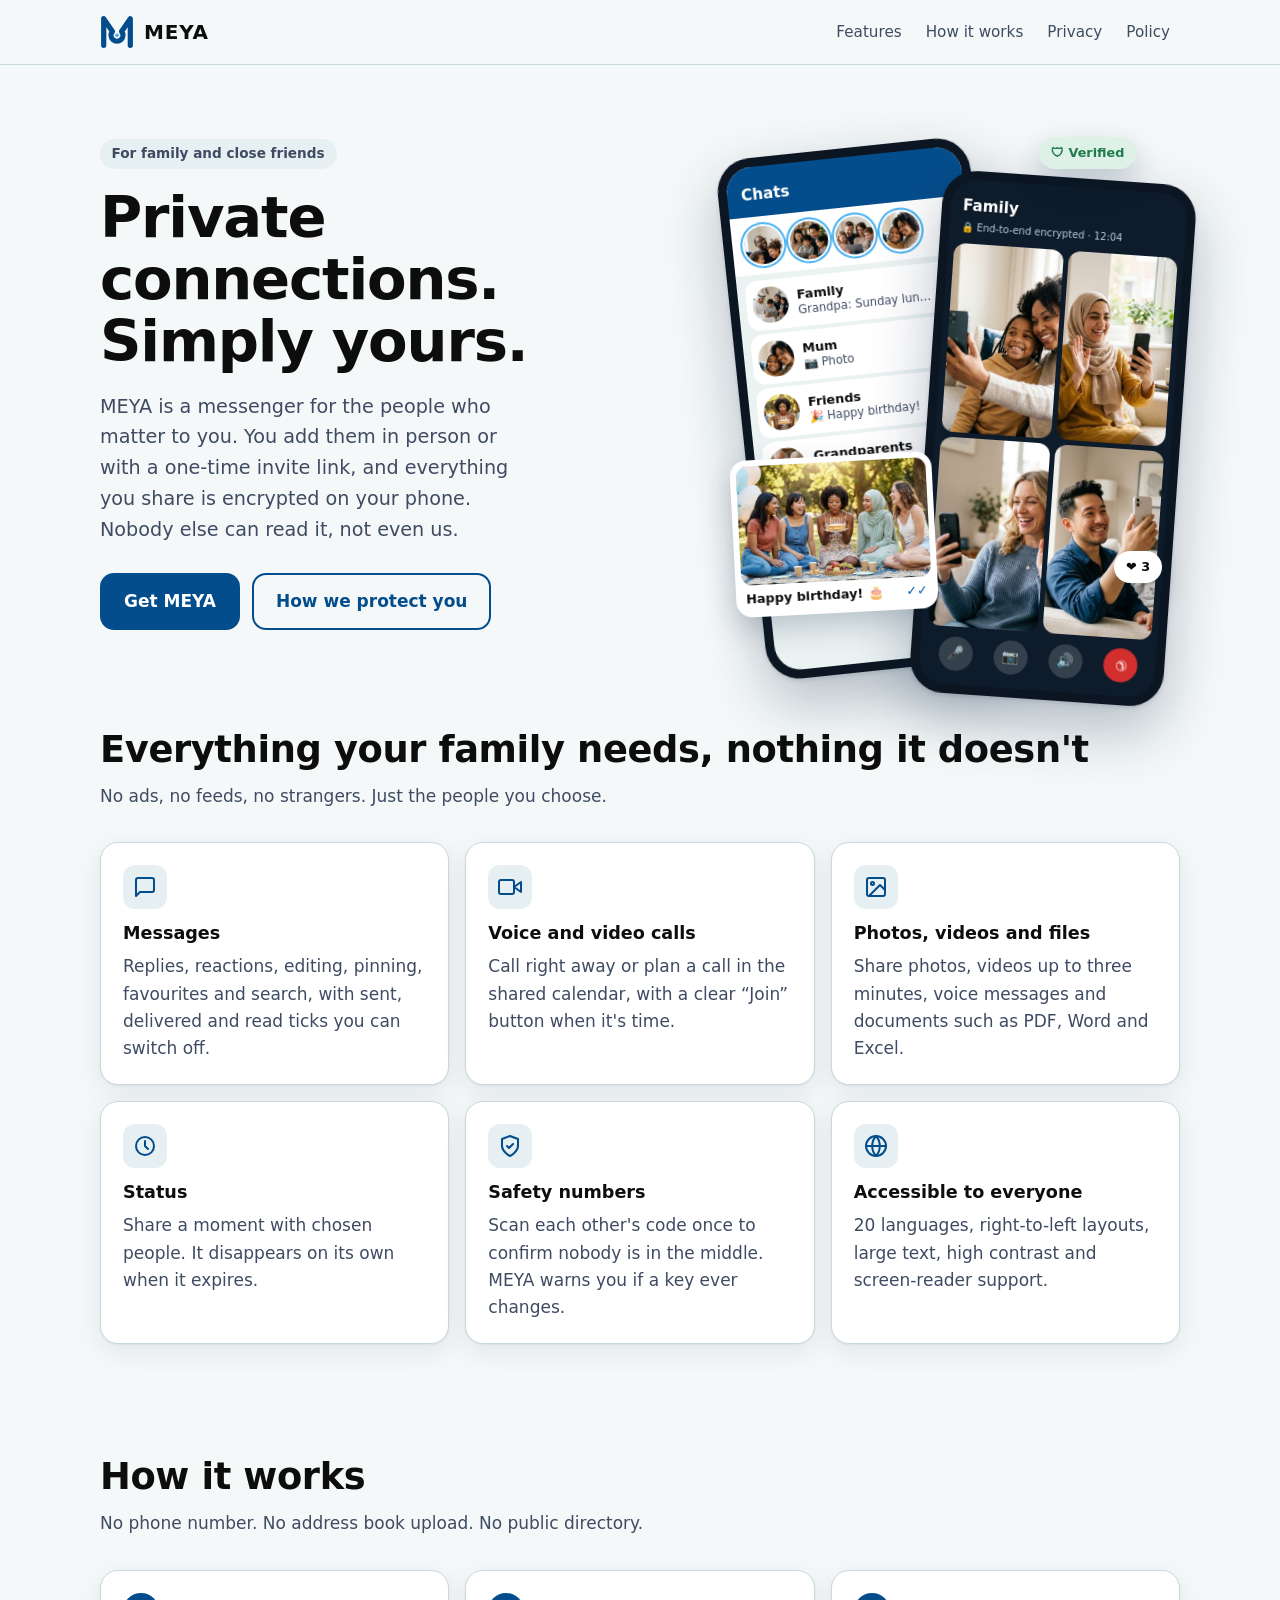
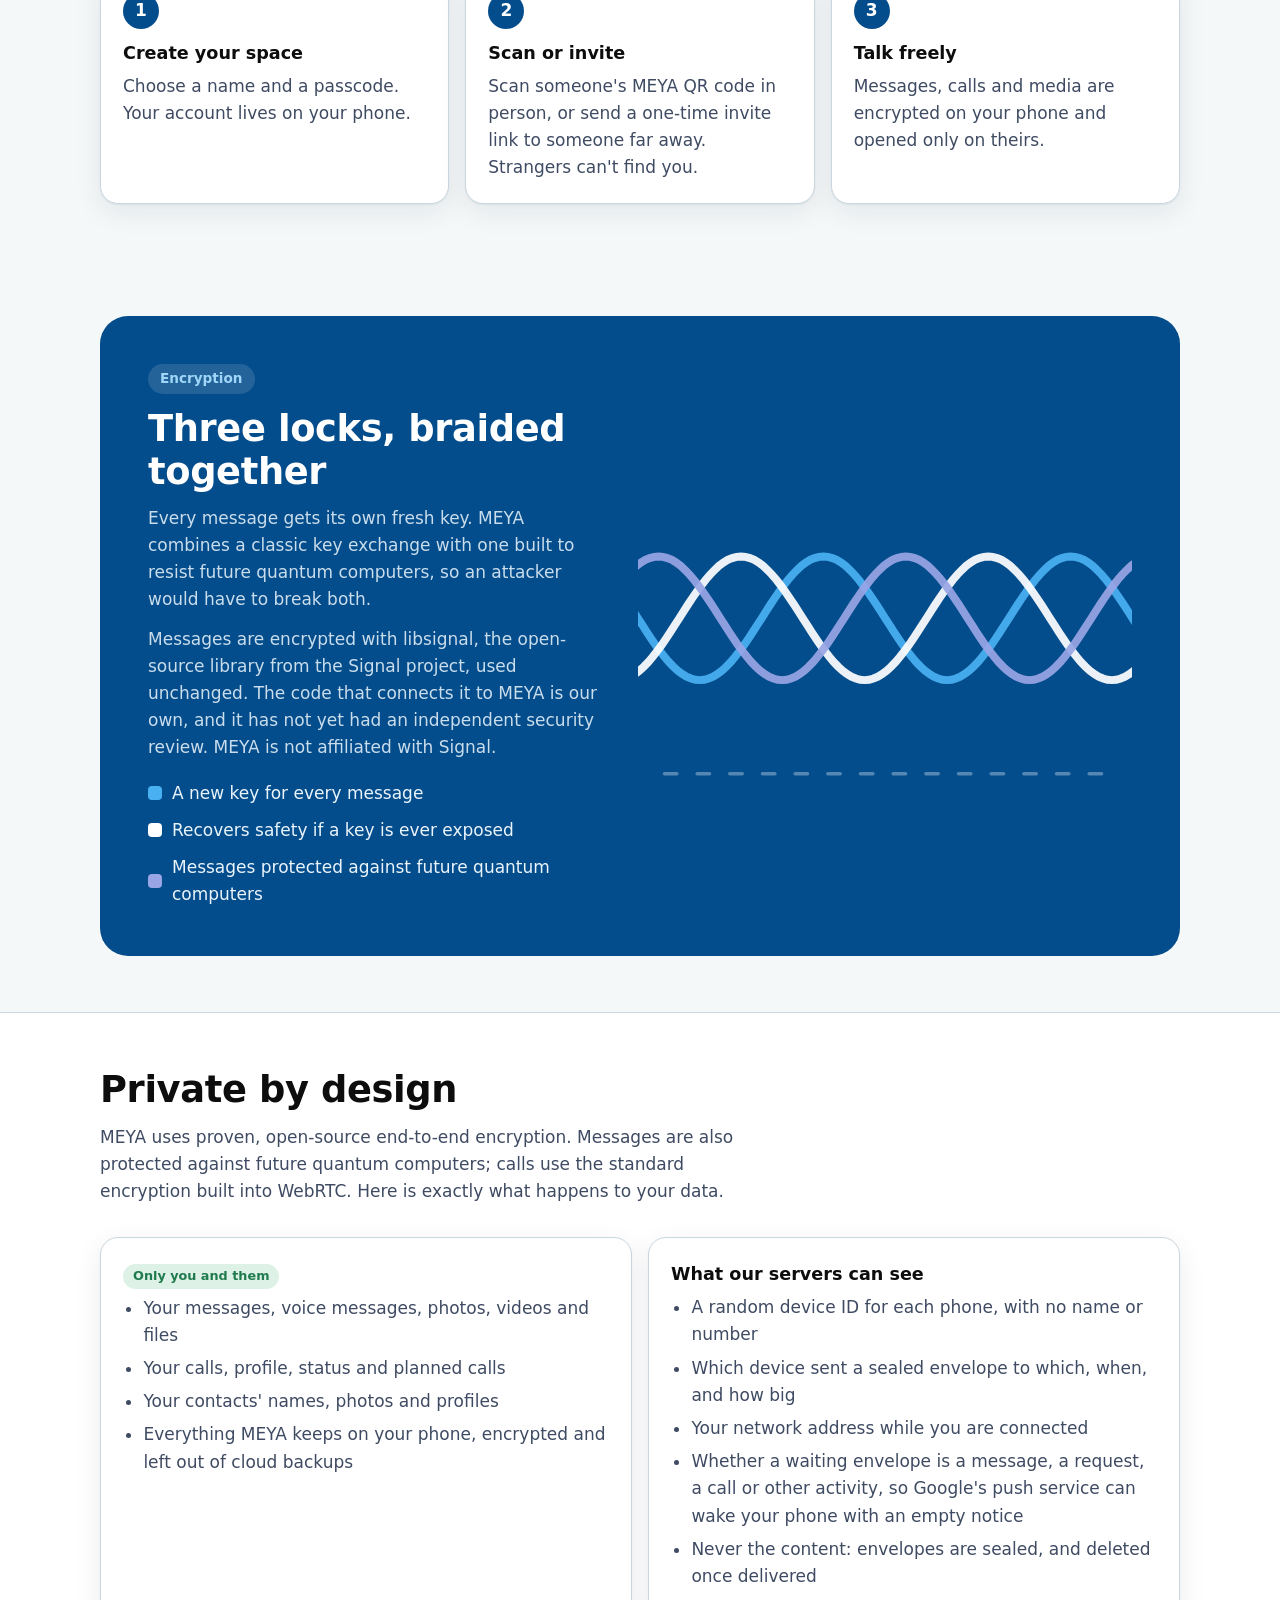
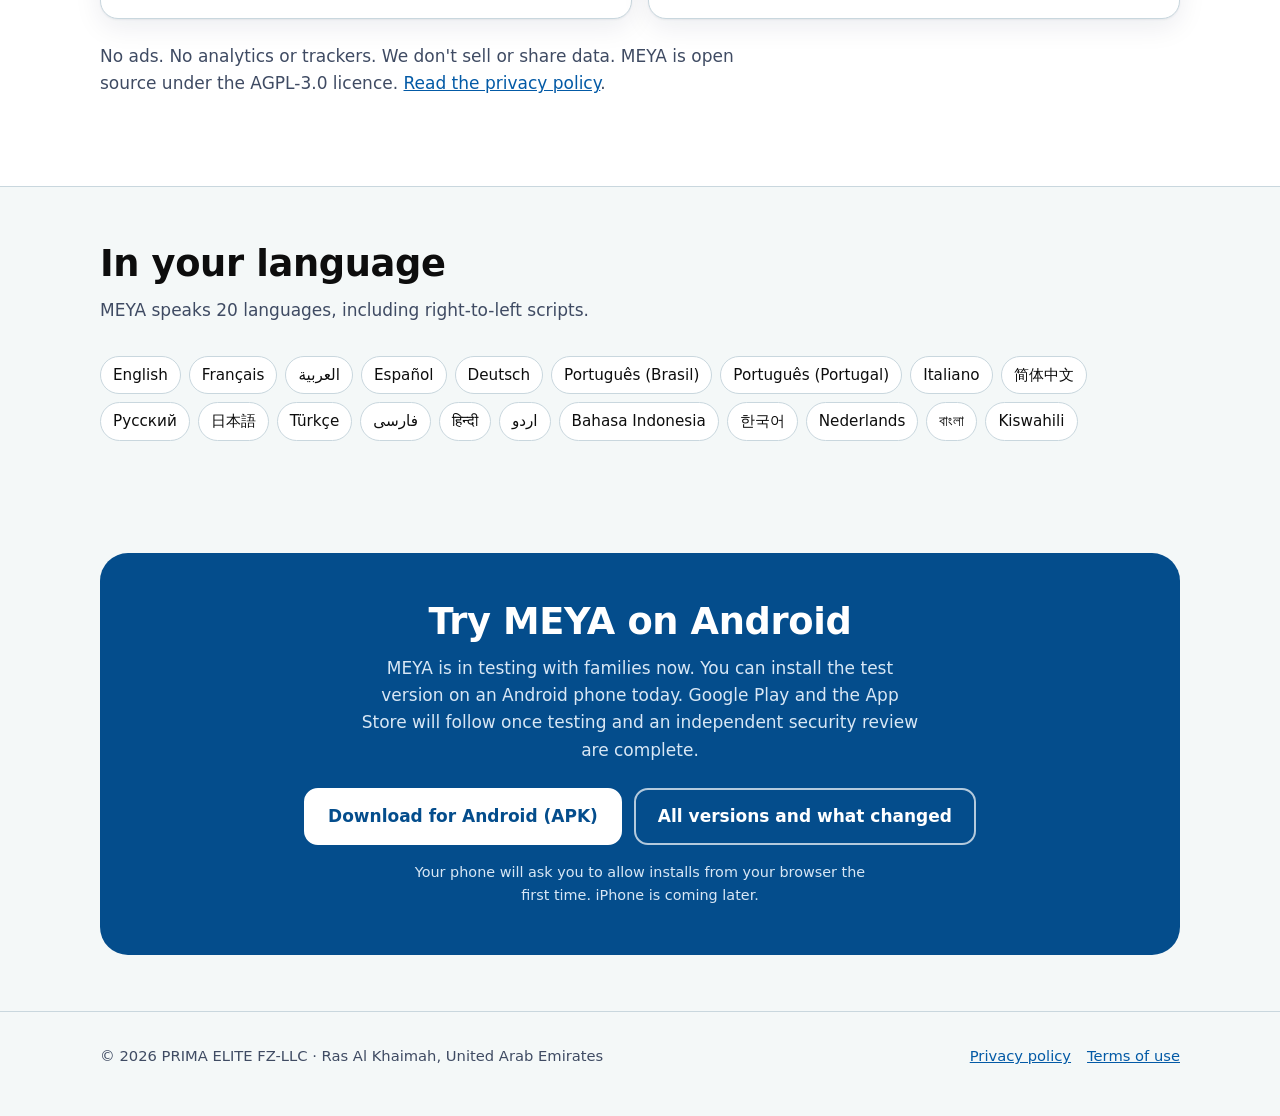
<file: website/index.html>
<!doctype html>
<html lang="en">
<head>
<meta charset="utf-8">
<meta name="viewport" content="width=device-width, initial-scale=1, viewport-fit=cover">
<title>MEYA · Private messaging for the people closest to you</title>
<meta name="description" content="MEYA is a private, end-to-end encrypted messenger for family and close friends. Add people in person or with a one-time invite link, then chat, call and share. Nobody else can read it.">
<meta name="theme-color" content="#044d8c">
<meta property="og:title" content="MEYA · Private messaging for the people closest to you">
<meta property="og:description" content="End-to-end encrypted messages and calls for family and close friends. No phone number, no public directory.">
<meta property="og:type" content="website">
<link rel="icon" href="favicon.svg" type="image/svg+xml">
<link rel="stylesheet" href="site.css?v=2">
</head>
<body>
<a class="skip" href="#main">Skip to content</a>

<header class="top">
  <div class="wrap">
    <a class="brand" href="/" aria-label="MEYA home"><svg class="logo" viewBox="70 70 372 372" aria-hidden="true" focusable="false"><path d="M110.5 401.5L110.5 110.5L206.24 250.62A64.96 64.96 0 1 0 305.76 250.62L401.5 110.5L401.5 401.5" fill="none" stroke="currentColor" stroke-width="57.16" stroke-linecap="round" stroke-linejoin="round"/><circle class="logo-dot" cx="256" cy="292.37" r="19.75"/></svg>MEYA</a>
    <nav aria-label="Main">
      <a href="#features" class="hide-small">Features</a>
      <a href="#how" class="hide-tiny">How it works</a>
      <a href="#privacy">Privacy</a>
      <a href="privacy.html" class="hide-small">Policy</a>
    </nav>
  </div>
</header>

<main id="main">
  <section class="hero" aria-labelledby="hero-title">
    <div class="wrap">
      <div>
        <span class="eyebrow">For family and close friends</span>
        <h1 id="hero-title">Private connections.<br>Simply yours.</h1>
        <p class="lead">MEYA is a messenger for the people who matter to you. You add them in person or with a one-time invite link, and everything you share is encrypted on your phone. Nobody else can read it, not even us.</p>
        <div class="actions">
          <a class="button primary" href="#get">Get MEYA</a>
          <a class="button secondary" href="#privacy">How we protect you</a>
        </div>
      </div>

      <div class="showcase" role="img" aria-label="Illustration of MEYA in use: a family video call with four people of different backgrounds, a chats list with statuses, a shared birthday photo and a heart reaction, all end-to-end encrypted.">
        <!-- Back phone: chats list with statuses -->
        <div class="device device-back" aria-hidden="true">
          <div class="app">
            <div class="app-bar">Chats</div>
            <div class="stories">
              <span class="story" style="background-image:url(img/ai/black-father.jpg);background-size:150% auto;background-position:50% 42%"></span>
              <span class="story" style="background-image:url(img/ai/asian-family.jpg);background-size:auto 150%;background-position:56% 45%"></span>
              <span class="story" style="background-image:url(img/ai/family-tablet.jpg);background-size:auto 150%;background-position:50% 40%"></span>
              <span class="story" style="background-image:url(img/ai/black-mother.jpg);background-size:auto 170%;background-position:68% 34%"></span>
            </div>
            <ul class="chats">
              <li><span class="avatar" style="background-image:url(img/ai/gcc-family.jpg);background-size:auto 140%;background-position:52% 35%"></span><span class="who"><b>Family</b><i>Grandpa: Sunday lunch? 🍲</i></span><span class="badge-n">3</span></li>
              <li><span class="avatar" style="background-image:url(img/ai/black-mother.jpg);background-size:auto 200%;background-position:62% 34%"></span><span class="who"><b>Mum</b><i>📷 Photo</i></span></li>
              <li><span class="avatar" style="background-image:url(img/ai/friends-birthday.jpg);background-size:auto 190%;background-position:50% 30%"></span><span class="who"><b>Friends</b><i>🎉 Happy birthday!</i></span></li>
              <li><span class="avatar" style="background-image:url(img/ai/grandparents.jpg);background-size:auto 150%;background-position:50% 32%"></span><span class="who"><b>Grandparents</b><i>🎥 Video call</i></span></li>
            </ul>
          </div>
        </div>

        <!-- Front phone: family video call -->
        <div class="device device-front" aria-hidden="true">
          <div class="call">
            <div class="call-top"><b>Family</b><span>🔒 End-to-end encrypted · 12:04</span></div>
            <div class="tiles">
              <img src="img/ai/mother-daughter-selfie.jpg" alt="" style="object-position:48% 50%">
              <img src="img/ai/hijab-woman.jpg" alt="" style="object-position:64% 50%">
              <img src="img/ai/woman-wave.jpg" alt="" style="object-position:40% 50%">
              <img src="img/ai/asian-man.jpg" alt="" style="object-position:55% 50%">
            </div>
            <div class="controls"><span>🎤</span><span>📷</span><span>🔊</span><span class="end">✆</span></div>
          </div>
        </div>

        <!-- Floating details -->
        <div class="float float-photo" aria-hidden="true">
          <img src="img/ai/friends-birthday.jpg" alt="" style="object-position:50% 45%">
          <span>Happy birthday! 🎂 <em>✓✓</em></span>
        </div>
        <div class="float float-heart" aria-hidden="true">❤️ 3</div>
        <div class="float float-lock" aria-hidden="true">🛡 Verified</div>
      </div>
    </div>
  </section>

  <section id="features" aria-labelledby="features-title">
    <div class="wrap">
      <h2 id="features-title">Everything your family needs, nothing it doesn't</h2>
      <p class="section-lead">No ads, no feeds, no strangers. Just the people you choose.</p>
      <div class="grid">
        <article class="card">
          <div class="icon" aria-hidden="true"><svg viewBox="0 0 24 24"><path d="M21 15a2 2 0 0 1-2 2H7l-4 4V5a2 2 0 0 1 2-2h14a2 2 0 0 1 2 2z"/></svg></div>
          <h3>Messages</h3>
          <p>Replies, reactions, editing, pinning, favourites and search, with sent, delivered and read ticks you can switch off.</p>
        </article>
        <article class="card">
          <div class="icon" aria-hidden="true"><svg viewBox="0 0 24 24"><path d="M23 7l-7 5 7 5V7z"/><rect x="1" y="5" width="15" height="14" rx="2"/></svg></div>
          <h3>Voice and video calls</h3>
          <p>Call right away or plan a call in the shared calendar, with a clear “Join” button when it's time.</p>
        </article>
        <article class="card">
          <div class="icon" aria-hidden="true"><svg viewBox="0 0 24 24"><rect x="3" y="3" width="18" height="18" rx="2"/><circle cx="8.5" cy="8.5" r="1.5"/><path d="M21 15l-5-5L5 21"/></svg></div>
          <h3>Photos, videos and files</h3>
          <p>Share photos, videos up to three minutes, voice messages and documents such as PDF, Word and Excel.</p>
        </article>
        <article class="card">
          <div class="icon" aria-hidden="true"><svg viewBox="0 0 24 24"><circle cx="12" cy="12" r="9"/><path d="M12 7v5l3 3"/></svg></div>
          <h3>Status</h3>
          <p>Share a moment with chosen people. It disappears on its own when it expires.</p>
        </article>
        <article class="card">
          <div class="icon" aria-hidden="true"><svg viewBox="0 0 24 24"><path d="M12 22s8-4 8-10V5l-8-3-8 3v7c0 6 8 10 8 10z"/><path d="M9 12l2 2 4-4"/></svg></div>
          <h3>Safety numbers</h3>
          <p>Scan each other's code once to confirm nobody is in the middle. MEYA warns you if a key ever changes.</p>
        </article>
        <article class="card">
          <div class="icon" aria-hidden="true"><svg viewBox="0 0 24 24"><circle cx="12" cy="12" r="10"/><path d="M2 12h20M12 2a15 15 0 0 1 0 20M12 2a15 15 0 0 0 0 20"/></svg></div>
          <h3>Accessible to everyone</h3>
          <p>20 languages, right-to-left layouts, large text, high contrast and screen-reader support.</p>
        </article>
      </div>
    </div>
  </section>

  <section id="how" aria-labelledby="how-title">
    <div class="wrap">
      <h2 id="how-title">How it works</h2>
      <p class="section-lead">No phone number. No address book upload. No public directory.</p>
      <ol class="steps" role="list">
        <li class="card">
          <h3>Create your space</h3>
          <p>Choose a name and a passcode. Your account lives on your phone.</p>
        </li>
        <li class="card">
          <h3>Scan or invite</h3>
          <p>Scan someone's MEYA QR code in person, or send a one-time invite link to someone far away. Strangers can't find you.</p>
        </li>
        <li class="card">
          <h3>Talk freely</h3>
          <p>Messages, calls and media are encrypted on your phone and opened only on theirs.</p>
        </li>
      </ol>
    </div>
  </section>

  <section id="encryption" aria-labelledby="encryption-title">
    <div class="wrap">
      <div class="ratchet">
        <div>
          <span class="eyebrow">Encryption</span>
          <h2 id="encryption-title">Three locks, braided together</h2>
          <p>Every message gets its own fresh key. MEYA combines a classic key exchange with one built to resist future quantum computers, so an attacker would have to break both.</p>
          <p>Messages are encrypted with libsignal, the open-source library from the Signal project, used unchanged. The code that connects it to MEYA is our own, and it has not yet had an independent security review. MEYA is not affiliated with Signal.</p>
          <ul class="strand-legend">
            <li><i style="background:#49b1f2"></i>A new key for every message</li>
            <li><i style="background:#ffffff"></i>Recovers safety if a key is ever exposed</li>
            <li><i style="background:#9aa5e6"></i>Messages protected against future quantum computers</li>
          </ul>
        </div>
        <svg class="strands" viewBox="0 0 560 360" role="img" aria-label="Three strands braided together, standing for the three methods that make each message key">
          <defs><path id="wave" d="M-560 160.0 L-555 167.8 L-550 175.6 L-545 183.1 L-540 190.4 L-535 197.2 L-530 203.6 L-525 209.5 L-520 214.7 L-515 219.3 L-510 223.1 L-505 226.1 L-500 228.2 L-495 229.6 L-490 230.0 L-485 229.6 L-480 228.2 L-475 226.1 L-470 223.1 L-465 219.3 L-460 214.7 L-455 209.5 L-450 203.6 L-445 197.2 L-440 190.4 L-435 183.1 L-430 175.6 L-425 167.8 L-420 160.0 L-415 152.2 L-410 144.4 L-405 136.9 L-400 129.6 L-395 122.8 L-390 116.4 L-385 110.5 L-380 105.3 L-375 100.7 L-370 96.9 L-365 93.9 L-360 91.8 L-355 90.4 L-350 90.0 L-345 90.4 L-340 91.8 L-335 93.9 L-330 96.9 L-325 100.7 L-320 105.3 L-315 110.5 L-310 116.4 L-305 122.8 L-300 129.6 L-295 136.9 L-290 144.4 L-285 152.2 L-280 160.0 L-275 167.8 L-270 175.6 L-265 183.1 L-260 190.4 L-255 197.2 L-250 203.6 L-245 209.5 L-240 214.7 L-235 219.3 L-230 223.1 L-225 226.1 L-220 228.2 L-215 229.6 L-210 230.0 L-205 229.6 L-200 228.2 L-195 226.1 L-190 223.1 L-185 219.3 L-180 214.7 L-175 209.5 L-170 203.6 L-165 197.2 L-160 190.4 L-155 183.1 L-150 175.6 L-145 167.8 L-140 160.0 L-135 152.2 L-130 144.4 L-125 136.9 L-120 129.6 L-115 122.8 L-110 116.4 L-105 110.5 L-100 105.3 L-95 100.7 L-90 96.9 L-85 93.9 L-80 91.8 L-75 90.4 L-70 90.0 L-65 90.4 L-60 91.8 L-55 93.9 L-50 96.9 L-45 100.7 L-40 105.3 L-35 110.5 L-30 116.4 L-25 122.8 L-20 129.6 L-15 136.9 L-10 144.4 L-5 152.2 L0 160.0 L5 167.8 L10 175.6 L15 183.1 L20 190.4 L25 197.2 L30 203.6 L35 209.5 L40 214.7 L45 219.3 L50 223.1 L55 226.1 L60 228.2 L65 229.6 L70 230.0 L75 229.6 L80 228.2 L85 226.1 L90 223.1 L95 219.3 L100 214.7 L105 209.5 L110 203.6 L115 197.2 L120 190.4 L125 183.1 L130 175.6 L135 167.8 L140 160.0 L145 152.2 L150 144.4 L155 136.9 L160 129.6 L165 122.8 L170 116.4 L175 110.5 L180 105.3 L185 100.7 L190 96.9 L195 93.9 L200 91.8 L205 90.4 L210 90.0 L215 90.4 L220 91.8 L225 93.9 L230 96.9 L235 100.7 L240 105.3 L245 110.5 L250 116.4 L255 122.8 L260 129.6 L265 136.9 L270 144.4 L275 152.2 L280 160.0 L285 167.8 L290 175.6 L295 183.1 L300 190.4 L305 197.2 L310 203.6 L315 209.5 L320 214.7 L325 219.3 L330 223.1 L335 226.1 L340 228.2 L345 229.6 L350 230.0 L355 229.6 L360 228.2 L365 226.1 L370 223.1 L375 219.3 L380 214.7 L385 209.5 L390 203.6 L395 197.2 L400 190.4 L405 183.1 L410 175.6 L415 167.8 L420 160.0 L425 152.2 L430 144.4 L435 136.9 L440 129.6 L445 122.8 L450 116.4 L455 110.5 L460 105.3 L465 100.7 L470 96.9 L475 93.9 L480 91.8 L485 90.4 L490 90.0 L495 90.4 L500 91.8 L505 93.9 L510 96.9 L515 100.7 L520 105.3 L525 110.5 L530 116.4 L535 122.8 L540 129.6 L545 136.9 L550 144.4 L555 152.2 L560 160.0 L565 167.8 L570 175.6 L575 183.1 L580 190.4 L585 197.2 L590 203.6 L595 209.5 L600 214.7 L605 219.3 L610 223.1 L615 226.1 L620 228.2 L625 229.6 L630 230.0 L635 229.6 L640 228.2 L645 226.1 L650 223.1 L655 219.3 L660 214.7 L665 209.5 L670 203.6 L675 197.2 L680 190.4 L685 183.1 L690 175.6 L695 167.8 L700 160.0 L705 152.2 L710 144.4 L715 136.9 L720 129.6 L725 122.8 L730 116.4 L735 110.5 L740 105.3 L745 100.7 L750 96.9 L755 93.9 L760 91.8 L765 90.4 L770 90.0 L775 90.4 L780 91.8 L785 93.9 L790 96.9 L795 100.7 L800 105.3 L805 110.5 L810 116.4 L815 122.8 L820 129.6 L825 136.9 L830 144.4 L835 152.2 L840 160.0 L845 167.8 L850 175.6 L855 183.1 L860 190.4 L865 197.2 L870 203.6 L875 209.5 L880 214.7 L885 219.3 L890 223.1 L895 226.1 L900 228.2 L905 229.6 L910 230.0 L915 229.6 L920 228.2 L925 226.1 L930 223.1 L935 219.3 L940 214.7 L945 209.5 L950 203.6 L955 197.2 L960 190.4 L965 183.1 L970 175.6 L975 167.8 L980 160.0 L985 152.2 L990 144.4 L995 136.9 L1000 129.6 L1005 122.8 L1010 116.4 L1015 110.5 L1020 105.3 L1025 100.7 L1030 96.9 L1035 93.9 L1040 91.8 L1045 90.4 L1050 90.0 L1055 90.4 L1060 91.8 L1065 93.9 L1070 96.9 L1075 100.7 L1080 105.3 L1085 110.5 L1090 116.4 L1095 122.8 L1100 129.6 L1105 136.9 L1110 144.4 L1115 152.2 L1120 160.0"/></defs>
          <g class="ticks"><rect x="28" y="334" width="18" height="4" rx="2"/><rect x="65" y="334" width="18" height="4" rx="2"/><rect x="102" y="334" width="18" height="4" rx="2"/><rect x="139" y="334" width="18" height="4" rx="2"/><rect x="176" y="334" width="18" height="4" rx="2"/><rect x="213" y="334" width="18" height="4" rx="2"/><rect x="250" y="334" width="18" height="4" rx="2"/><rect x="287" y="334" width="18" height="4" rx="2"/><rect x="324" y="334" width="18" height="4" rx="2"/><rect x="361" y="334" width="18" height="4" rx="2"/><rect x="398" y="334" width="18" height="4" rx="2"/><rect x="435" y="334" width="18" height="4" rx="2"/><rect x="472" y="334" width="18" height="4" rx="2"/><rect x="509" y="334" width="18" height="4" rx="2"/></g>
          <g class="strand-move">
            <use href="#wave" stroke="#49b1f2"/>
            <use href="#wave" stroke="#ffffff" transform="translate(-93.33 0)"/>
            <use href="#wave" stroke="#9aa5e6" transform="translate(-186.67 0)"/>
          </g>
        </svg>
      </div>
    </div>
  </section>

  <section id="privacy" class="privacy" aria-labelledby="privacy-title">
    <div class="wrap">
      <h2 id="privacy-title">Private by design</h2>
      <p class="section-lead">MEYA uses proven, open-source end-to-end encryption. Messages are also protected against future quantum computers; calls use the standard encryption built into WebRTC. Here is exactly what happens to your data.</p>
      <div class="ledger">
        <div class="card">
          <h3><span class="badge">Only you and them</span></h3>
          <ul>
            <li>Your messages, voice messages, photos, videos and files</li>
            <li>Your calls, profile, status and planned calls</li>
            <li>Your contacts' names, photos and profiles</li>
            <li>Everything MEYA keeps on your phone, encrypted and left out of cloud backups</li>
          </ul>
        </div>
        <div class="card">
          <h3>What our servers can see</h3>
          <ul>
            <li>A random device ID for each phone, with no name or number</li>
            <li>Which device sent a sealed envelope to which, when, and how big</li>
            <li>Your network address while you are connected</li>
            <li>Whether a waiting envelope is a message, a request, a call or other activity, so Google's push service can wake your phone with an empty notice</li>
            <li>Never the content: envelopes are sealed, and deleted once delivered</li>
          </ul>
        </div>
      </div>
      <p class="section-lead" style="margin-top:24px">No ads. No analytics or trackers. We don't sell or share data. MEYA is open source under the AGPL-3.0 licence. <a href="privacy.html">Read the privacy policy</a>.</p>
    </div>
  </section>

  <section aria-labelledby="languages-title">
    <div class="wrap">
      <h2 id="languages-title">In your language</h2>
      <p class="section-lead">MEYA speaks 20 languages, including right-to-left scripts.</p>
      <ul class="languages">
        <li lang="en">English</li><li lang="fr">Français</li><li lang="ar" dir="rtl">العربية</li>
        <li lang="es">Español</li><li lang="de">Deutsch</li><li lang="pt-BR">Português (Brasil)</li>
        <li lang="pt-PT">Português (Portugal)</li><li lang="it">Italiano</li><li lang="zh-Hans">简体中文</li>
        <li lang="ru">Русский</li><li lang="ja">日本語</li><li lang="tr">Türkçe</li>
        <li lang="fa" dir="rtl">فارسی</li><li lang="hi">हिन्दी</li><li lang="ur" dir="rtl">اردو</li>
        <li lang="id">Bahasa Indonesia</li><li lang="ko">한국어</li><li lang="nl">Nederlands</li>
        <li lang="bn">বাংলা</li><li lang="sw">Kiswahili</li>
      </ul>
    </div>
  </section>

  <section id="get" aria-labelledby="get-title">
    <div class="wrap">
      <div class="cta">
        <h2 id="get-title">Try MEYA on Android</h2>
        <p>MEYA is in testing with families now. You can install the test version on an Android phone today. Google Play and the App Store will follow once testing and an independent security review are complete.</p>
        <div class="actions cta-actions">
          <a class="button primary" href="https://github.com/primaelite/meya-website/releases/latest/download/meya.apk">Download for Android (APK)</a>
          <a class="button secondary" href="https://github.com/primaelite/meya-website/releases/latest">All versions and what changed</a>
        </div>
        <p class="cta-note">Your phone will ask you to allow installs from your browser the first time. iPhone is coming later.</p>
      </div>
    </div>
  </section>
</main>

<footer>
  <div class="wrap">
    <span>© 2026 PRIMA ELITE FZ-LLC · Ras Al Khaimah, United Arab Emirates</span>
    <nav aria-label="Legal">
      <a href="privacy.html">Privacy policy</a>
      <a href="terms.html">Terms of use</a>
    </nav>
  </div>
</footer>
</body>
</html>
</file>
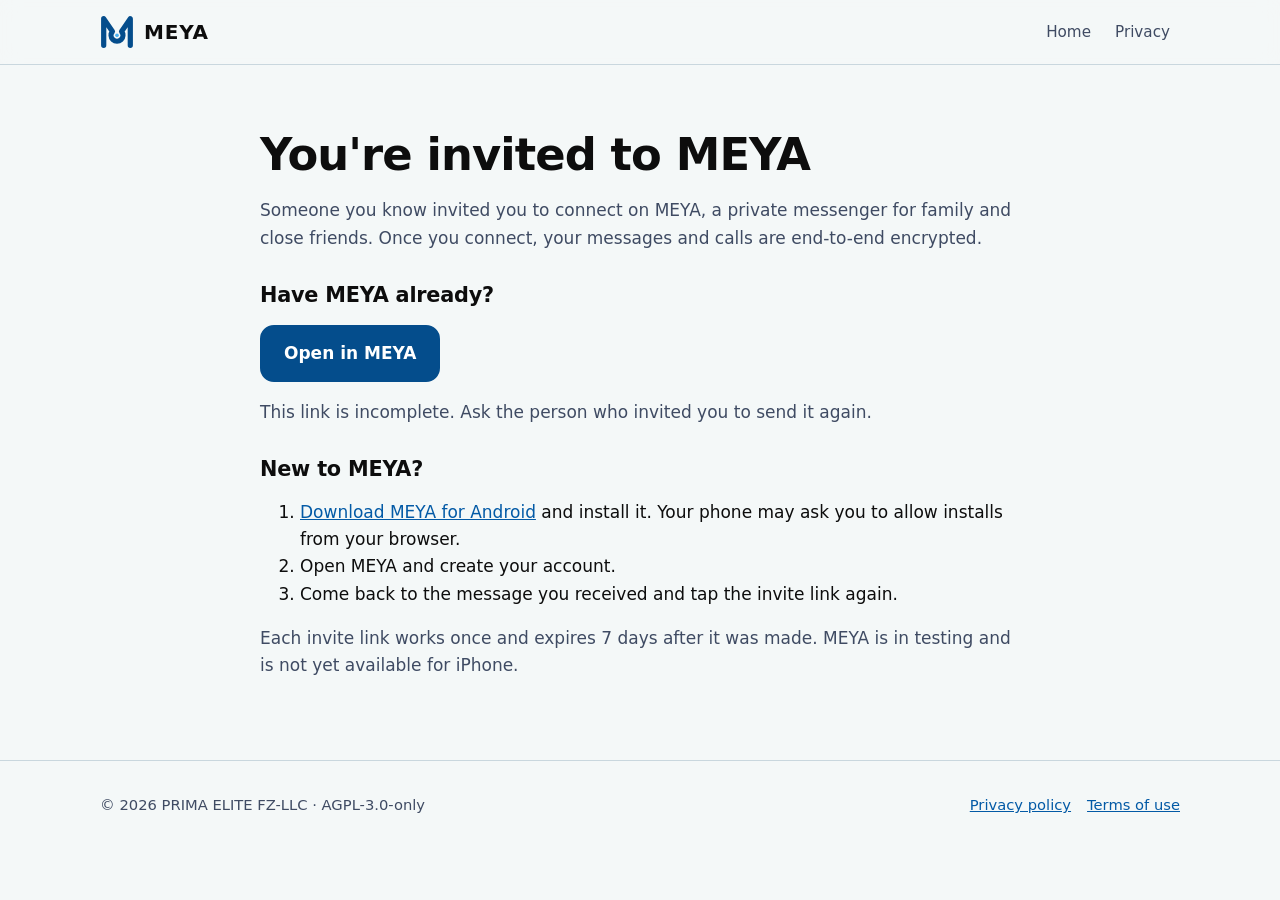
<file: website/i.html>
<!doctype html>
<html lang="en">
<head>
<meta charset="utf-8">
<meta name="viewport" content="width=device-width, initial-scale=1, viewport-fit=cover">
<title>Invitation · MEYA</title>
<meta name="description" content="Someone invited you to connect on MEYA, a private messenger.">
<meta name="robots" content="noindex">
<meta name="theme-color" content="#044d8c">
<link rel="icon" href="favicon.svg" type="image/svg+xml">
<link rel="stylesheet" href="site.css?v=2">
<script src="i.js" defer></script>
</head>
<body>
<a class="skip" href="#main">Skip to content</a>
<header class="top">
  <div class="wrap">
    <a class="brand" href="/" aria-label="MEYA home"><svg class="logo" viewBox="70 70 372 372" aria-hidden="true" focusable="false"><path d="M110.5 401.5L110.5 110.5L206.24 250.62A64.96 64.96 0 1 0 305.76 250.62L401.5 110.5L401.5 401.5" fill="none" stroke="currentColor" stroke-width="57.16" stroke-linecap="round" stroke-linejoin="round"/><circle class="logo-dot" cx="256" cy="292.37" r="19.75"/></svg>MEYA</a>
    <nav aria-label="Main"><a href="/">Home</a><a href="privacy.html">Privacy</a></nav>
  </div>
</header>

<!-- The invitation itself sits after "#" in this page's address, so it is
     never sent to this website. i.js reads it only to build the
     "Open in MEYA" button. -->
<main id="main" class="legal">
  <div class="wrap">
    <h1>You're invited to MEYA</h1>
    <p>Someone you know invited you to connect on MEYA, a private messenger for family and close friends. Once you connect, your messages and calls are end-to-end encrypted.</p>

    <h2>Have MEYA already?</h2>
    <p><a id="open" class="button primary" href="/" hidden>Open in MEYA</a></p>
    <p id="no-invite" hidden>This link is incomplete. Ask the person who invited you to send it again.</p>

    <h2>New to MEYA?</h2>
    <ol>
      <li><a href="https://github.com/primaelite/meya-website/releases/latest/download/meya.apk">Download MEYA for Android</a> and install it. Your phone may ask you to allow installs from your browser.</li>
      <li>Open MEYA and create your account.</li>
      <li>Come back to the message you received and tap the invite link again.</li>
    </ol>
    <p>Each invite link works once and expires 7 days after it was made. MEYA is in testing and is not yet available for iPhone.</p>
  </div>
</main>

<footer>
  <div class="wrap">
    <span>© 2026 PRIMA ELITE FZ-LLC · AGPL-3.0-only</span>
    <nav aria-label="Legal"><a href="privacy.html">Privacy policy</a><a href="terms.html">Terms of use</a></nav>
  </div>
</footer>
</body>
</html>
</file>
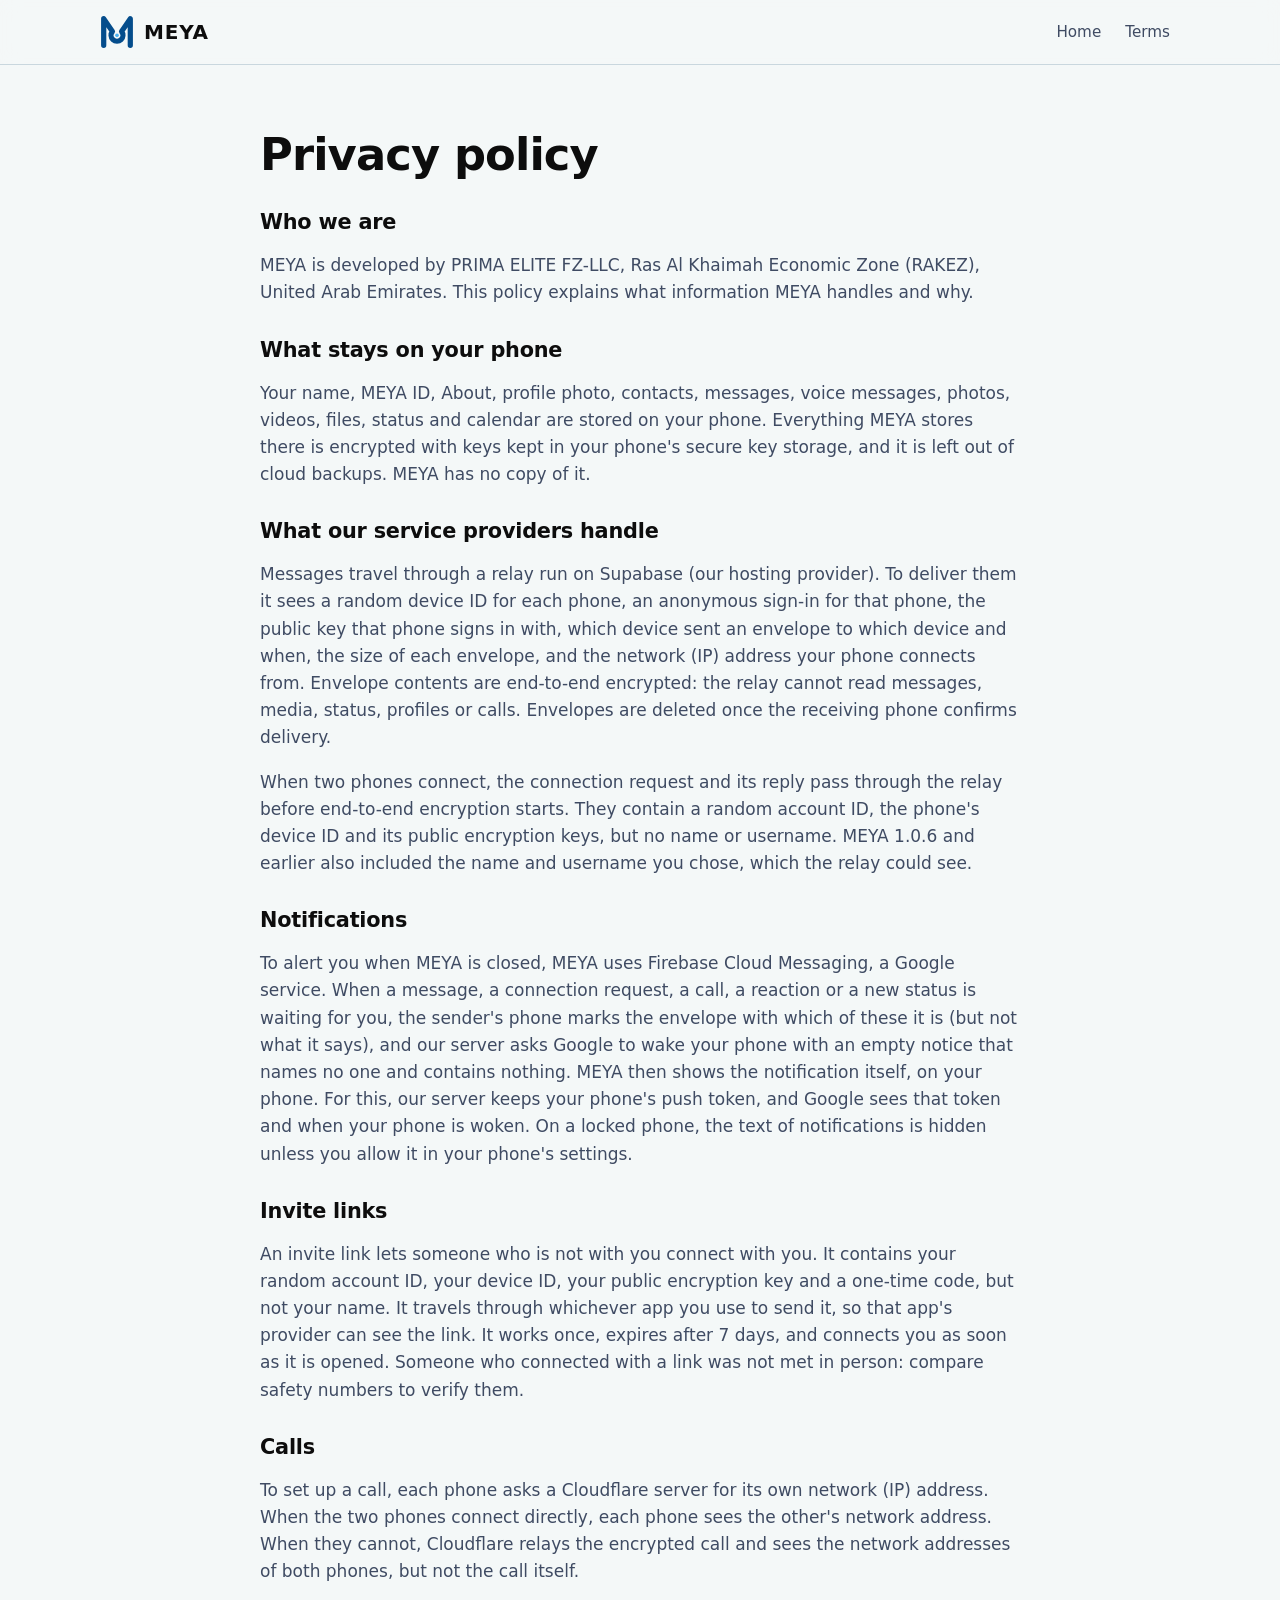
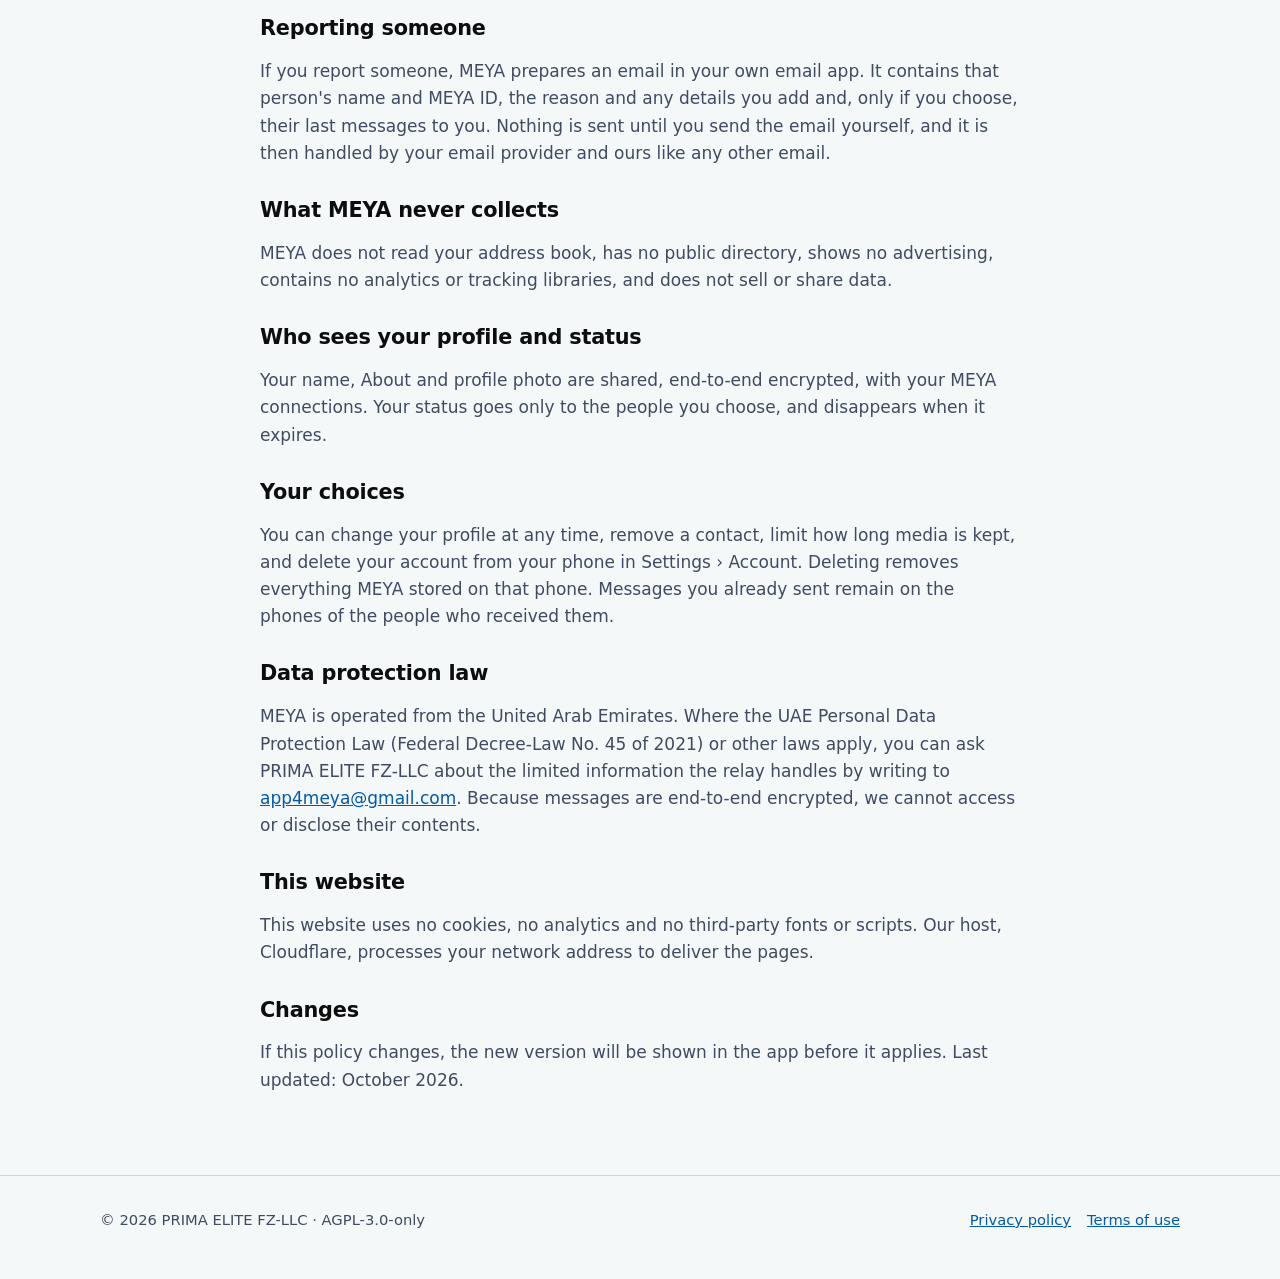
<file: website/privacy.html>
<!doctype html>
<html lang="en">
<head>
<meta charset="utf-8">
<meta name="viewport" content="width=device-width, initial-scale=1, viewport-fit=cover">
<title>Privacy policy · MEYA</title>
<meta name="description" content="What information MEYA handles and why.">
<meta name="theme-color" content="#044d8c">
<link rel="icon" href="favicon.svg" type="image/svg+xml">
<link rel="stylesheet" href="site.css?v=2">
</head>
<body>
<a class="skip" href="#main">Skip to content</a>
<header class="top">
  <div class="wrap">
    <a class="brand" href="/" aria-label="MEYA home"><svg class="logo" viewBox="70 70 372 372" aria-hidden="true" focusable="false"><path d="M110.5 401.5L110.5 110.5L206.24 250.62A64.96 64.96 0 1 0 305.76 250.62L401.5 110.5L401.5 401.5" fill="none" stroke="currentColor" stroke-width="57.16" stroke-linecap="round" stroke-linejoin="round"/><circle class="logo-dot" cx="256" cy="292.37" r="19.75"/></svg>MEYA</a>
    <nav aria-label="Main"><a href="/">Home</a><a href="terms.html">Terms</a></nav>
  </div>
</header>

<!-- Same text as lib/legal/meya_legal.dart (privacyPolicy). Keep them in step. -->
<main id="main" class="legal">
  <div class="wrap">
    <h1>Privacy policy</h1>

    <h2>Who we are</h2>
    <p>MEYA is developed by PRIMA ELITE FZ-LLC, Ras Al Khaimah Economic Zone (RAKEZ), United Arab Emirates. This policy explains what information MEYA handles and why.</p>

    <h2>What stays on your phone</h2>
    <p>Your name, MEYA ID, About, profile photo, contacts, messages, voice messages, photos, videos, files, status and calendar are stored on your phone. Everything MEYA stores there is encrypted with keys kept in your phone's secure key storage, and it is left out of cloud backups. MEYA has no copy of it.</p>

    <h2>What our service providers handle</h2>
    <p>Messages travel through a relay run on Supabase (our hosting provider). To deliver them it sees a random device ID for each phone, an anonymous sign-in for that phone, the public key that phone signs in with, which device sent an envelope to which device and when, the size of each envelope, and the network (IP) address your phone connects from. Envelope contents are end-to-end encrypted: the relay cannot read messages, media, status, profiles or calls. Envelopes are deleted once the receiving phone confirms delivery.</p>
    <p>When two phones connect, the connection request and its reply pass through the relay before end-to-end encryption starts. They contain a random account ID, the phone's device ID and its public encryption keys, but no name or username. MEYA 1.0.6 and earlier also included the name and username you chose, which the relay could see.</p>

    <h2>Notifications</h2>
    <p>To alert you when MEYA is closed, MEYA uses Firebase Cloud Messaging, a Google service. When a message, a connection request, a call, a reaction or a new status is waiting for you, the sender's phone marks the envelope with which of these it is (but not what it says), and our server asks Google to wake your phone with an empty notice that names no one and contains nothing. MEYA then shows the notification itself, on your phone. For this, our server keeps your phone's push token, and Google sees that token and when your phone is woken. On a locked phone, the text of notifications is hidden unless you allow it in your phone's settings.</p>

    <h2>Invite links</h2>
    <p>An invite link lets someone who is not with you connect with you. It contains your random account ID, your device ID, your public encryption key and a one-time code, but not your name. It travels through whichever app you use to send it, so that app's provider can see the link. It works once, expires after 7 days, and connects you as soon as it is opened. Someone who connected with a link was not met in person: compare safety numbers to verify them.</p>

    <h2>Calls</h2>
    <p>To set up a call, each phone asks a Cloudflare server for its own network (IP) address. When the two phones connect directly, each phone sees the other's network address. When they cannot, Cloudflare relays the encrypted call and sees the network addresses of both phones, but not the call itself.</p>

    <h2>Reporting someone</h2>
    <p>If you report someone, MEYA prepares an email in your own email app. It contains that person's name and MEYA ID, the reason and any details you add and, only if you choose, their last messages to you. Nothing is sent until you send the email yourself, and it is then handled by your email provider and ours like any other email.</p>

    <h2>What MEYA never collects</h2>
    <p>MEYA does not read your address book, has no public directory, shows no advertising, contains no analytics or tracking libraries, and does not sell or share data.</p>

    <h2>Who sees your profile and status</h2>
    <p>Your name, About and profile photo are shared, end-to-end encrypted, with your MEYA connections. Your status goes only to the people you choose, and disappears when it expires.</p>

    <h2>Your choices</h2>
    <p>You can change your profile at any time, remove a contact, limit how long media is kept, and delete your account from your phone in Settings › Account. Deleting removes everything MEYA stored on that phone. Messages you already sent remain on the phones of the people who received them.</p>

    <h2>Data protection law</h2>
    <p>MEYA is operated from the United Arab Emirates. Where the UAE Personal Data Protection Law (Federal Decree-Law No. 45 of 2021) or other laws apply, you can ask PRIMA ELITE FZ-LLC about the limited information the relay handles by writing to <a href="mailto:app4meya@gmail.com">app4meya@gmail.com</a>. Because messages are end-to-end encrypted, we cannot access or disclose their contents.</p>

    <h2>This website</h2>
    <p>This website uses no cookies, no analytics and no third-party fonts or scripts. Our host, Cloudflare, processes your network address to deliver the pages.</p>

    <h2>Changes</h2>
    <p>If this policy changes, the new version will be shown in the app before it applies. Last updated: October 2026.</p>
  </div>
</main>

<footer>
  <div class="wrap">
    <span>© 2026 PRIMA ELITE FZ-LLC · AGPL-3.0-only</span>
    <nav aria-label="Legal"><a href="privacy.html" aria-current="page">Privacy policy</a><a href="terms.html">Terms of use</a></nav>
  </div>
</footer>
</body>
</html>
</file>
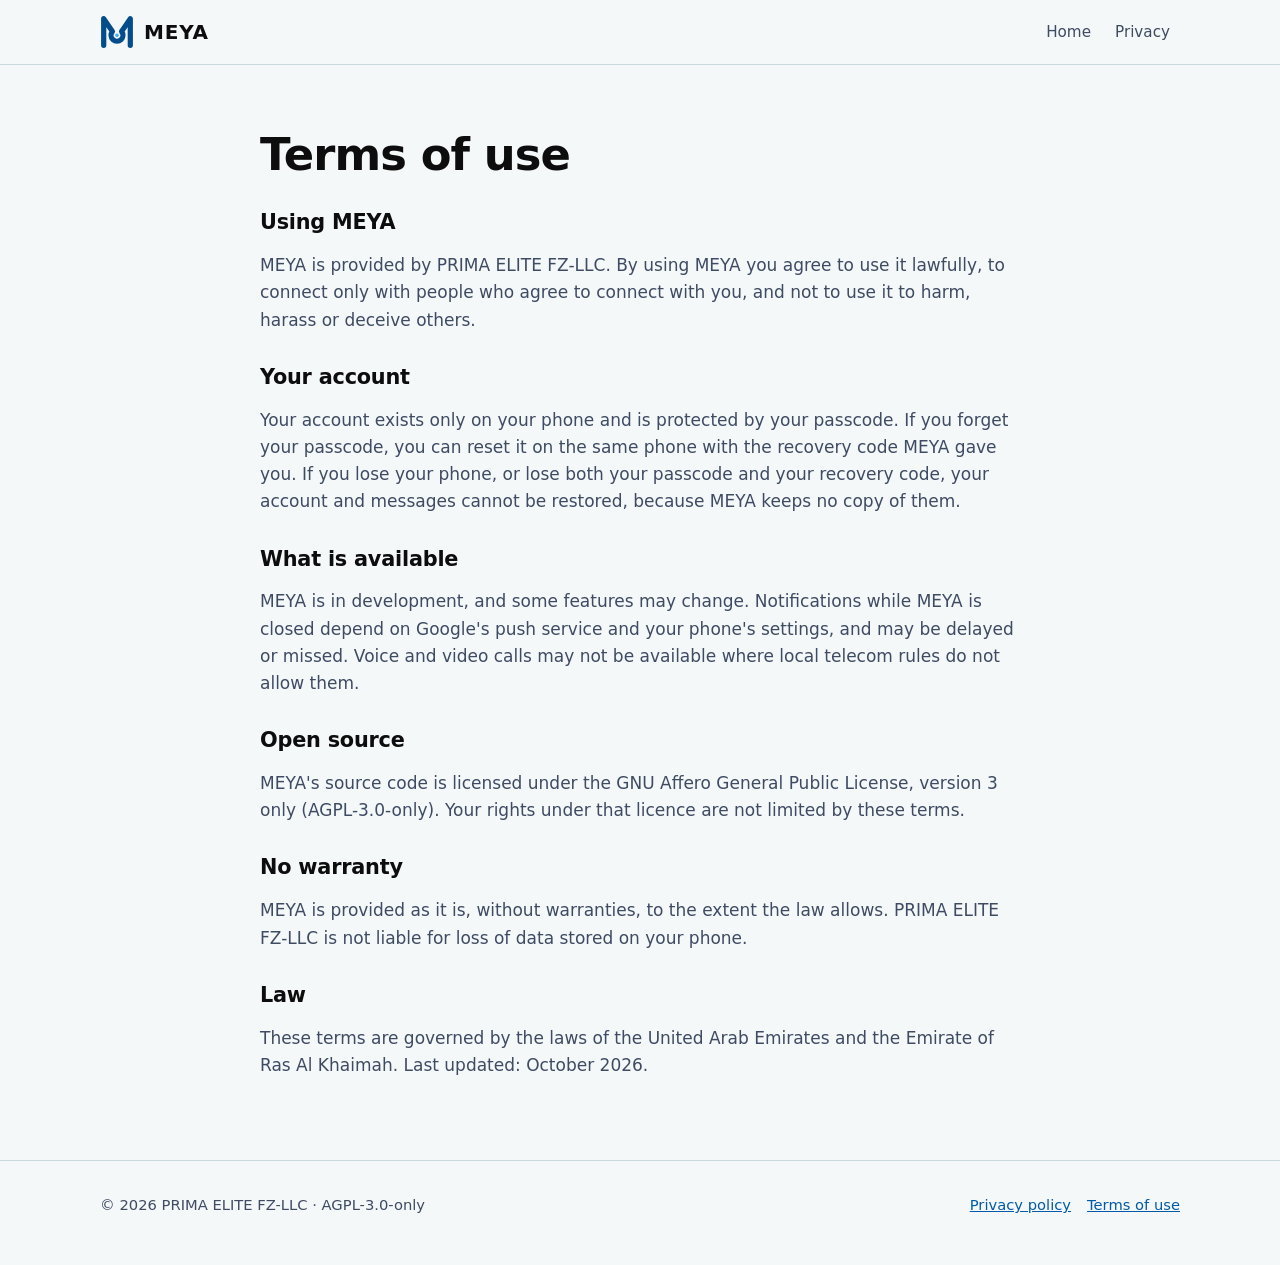
<file: website/terms.html>
<!doctype html>
<html lang="en">
<head>
<meta charset="utf-8">
<meta name="viewport" content="width=device-width, initial-scale=1, viewport-fit=cover">
<title>Terms of use · MEYA</title>
<meta name="description" content="The terms for using MEYA.">
<meta name="theme-color" content="#044d8c">
<link rel="icon" href="favicon.svg" type="image/svg+xml">
<link rel="stylesheet" href="site.css?v=2">
</head>
<body>
<a class="skip" href="#main">Skip to content</a>
<header class="top">
  <div class="wrap">
    <a class="brand" href="/" aria-label="MEYA home"><svg class="logo" viewBox="70 70 372 372" aria-hidden="true" focusable="false"><path d="M110.5 401.5L110.5 110.5L206.24 250.62A64.96 64.96 0 1 0 305.76 250.62L401.5 110.5L401.5 401.5" fill="none" stroke="currentColor" stroke-width="57.16" stroke-linecap="round" stroke-linejoin="round"/><circle class="logo-dot" cx="256" cy="292.37" r="19.75"/></svg>MEYA</a>
    <nav aria-label="Main"><a href="/">Home</a><a href="privacy.html">Privacy</a></nav>
  </div>
</header>

<!-- Same text as lib/legal/meya_legal.dart (termsOfUse). Keep them in step. -->
<main id="main" class="legal">
  <div class="wrap">
    <h1>Terms of use</h1>

    <h2>Using MEYA</h2>
    <p>MEYA is provided by PRIMA ELITE FZ-LLC. By using MEYA you agree to use it lawfully, to connect only with people who agree to connect with you, and not to use it to harm, harass or deceive others.</p>

    <h2>Your account</h2>
    <p>Your account exists only on your phone and is protected by your passcode. If you forget your passcode, you can reset it on the same phone with the recovery code MEYA gave you. If you lose your phone, or lose both your passcode and your recovery code, your account and messages cannot be restored, because MEYA keeps no copy of them.</p>

    <h2>What is available</h2>
    <p>MEYA is in development, and some features may change. Notifications while MEYA is closed depend on Google's push service and your phone's settings, and may be delayed or missed. Voice and video calls may not be available where local telecom rules do not allow them.</p>

    <h2>Open source</h2>
    <p>MEYA's source code is licensed under the GNU Affero General Public License, version 3 only (AGPL-3.0-only). Your rights under that licence are not limited by these terms.</p>

    <h2>No warranty</h2>
    <p>MEYA is provided as it is, without warranties, to the extent the law allows. PRIMA ELITE FZ-LLC is not liable for loss of data stored on your phone.</p>

    <h2>Law</h2>
    <p>These terms are governed by the laws of the United Arab Emirates and the Emirate of Ras Al Khaimah. Last updated: October 2026.</p>
  </div>
</main>

<footer>
  <div class="wrap">
    <span>© 2026 PRIMA ELITE FZ-LLC · AGPL-3.0-only</span>
    <nav aria-label="Legal"><a href="privacy.html">Privacy policy</a><a href="terms.html" aria-current="page">Terms of use</a></nav>
  </div>
</footer>
</body>
</html>
</file>
<file: website/site.css>
/* MEYA website. System fonts only and no third-party requests: a privacy
   app's website should not tell anyone else who visits it. */
:root {
  --navy: #044d8c;
  --sky: #49b1f2;
  --indigo: #424d8c;
  --mist: #ebf2f2;

  --bg: #f4f8f8;
  --surface: #ffffff;
  --surface-2: #e6eff1;
  --text: #0d0d0d;
  --muted: #3f4b63;
  --line: #c9d7de;
  --accent: var(--navy);
  --accent-text: #ffffff;
  --link: #035aa6;
  --ok: #1f7a4d;
  --ok-bg: #ddf1e6;

  --radius: 18px;
  --shadow: 0 1px 2px rgba(4, 30, 60, 0.06), 0 8px 28px rgba(4, 30, 60, 0.08);
  --font: system-ui, -apple-system, "Segoe UI", Roboto, "Noto Sans", sans-serif;
}

@media (prefers-color-scheme: dark) {
  :root {
    --bg: #0b1420;
    --surface: #111e2e;
    --surface-2: #17283c;
    --text: #eef4f7;
    --muted: #b3c2d3;
    --line: #26394f;
    --accent: #49b1f2;
    --accent-text: #04121f;
    --link: #8fd0ff;
    --ok: #7fd9a8;
    --ok-bg: #12301f;
    --shadow: 0 1px 2px rgba(0, 0, 0, 0.3), 0 8px 28px rgba(0, 0, 0, 0.35);
  }
}

* { box-sizing: border-box; }

html { -webkit-text-size-adjust: 100%; }

body {
  margin: 0;
  background: var(--bg);
  color: var(--text);
  font: 17px/1.6 var(--font);
}

a { color: var(--link); }
a:focus-visible, button:focus-visible {
  outline: 3px solid var(--sky);
  outline-offset: 3px;
  border-radius: 6px;
}

.skip {
  position: absolute;
  left: -999px;
  top: 8px;
  background: var(--surface);
  padding: 8px 14px;
  border-radius: 8px;
  z-index: 10;
}
.skip:focus { left: 16px; }

.wrap {
  width: min(1080px, 100% - 32px);
  margin-inline: auto;
}

/* Header */
.top {
  position: sticky;
  top: 0;
  z-index: 5;
  background: color-mix(in srgb, var(--bg) 88%, transparent);
  backdrop-filter: blur(10px);
  border-bottom: 1px solid var(--line);
}
.top .wrap {
  display: flex;
  align-items: center;
  justify-content: space-between;
  gap: 16px;
  min-height: 64px;
}
.brand {
  display: flex;
  align-items: center;
  gap: 10px;
  color: var(--text);
  text-decoration: none;
  font-weight: 800;
  font-size: 1.25rem;
  letter-spacing: 0.04em;
}
/* The Keyhole M: the M follows the accent colour, the dot is Sky (white
   in dark mode, where the M itself is Sky). */
.logo {
  width: 34px;
  height: 34px;
  flex: none;
  color: var(--accent);
}
.logo-dot { fill: var(--sky); }
@media (prefers-color-scheme: dark) {
  .logo-dot { fill: #fff; }
}
.top nav { display: flex; gap: 4px; flex-wrap: nowrap; white-space: nowrap; }
.top nav a {
  color: var(--muted);
  text-decoration: none;
  padding: 8px 10px;
  border-radius: 10px;
  font-size: 0.95rem;
}
.top nav a:hover { background: var(--surface-2); color: var(--text); }

/* Hero */
.hero { padding: 72px 0 40px; }
.hero .wrap {
  display: grid;
  grid-template-columns: 1.15fr 0.85fr;
  gap: 48px;
  align-items: center;
}
.eyebrow {
  display: inline-block;
  padding: 4px 12px;
  border-radius: 999px;
  background: var(--surface-2);
  color: var(--muted);
  font-size: 0.85rem;
  font-weight: 600;
}
h1 {
  font-size: clamp(2.3rem, 5vw, 3.6rem);
  line-height: 1.08;
  margin: 18px 0 18px;
  letter-spacing: -0.02em;
}
.lead { font-size: 1.2rem; color: var(--muted); max-width: 36ch; margin: 0 0 28px; }
.actions { display: flex; gap: 12px; flex-wrap: wrap; }
.button {
  display: inline-flex;
  align-items: center;
  gap: 8px;
  padding: 13px 22px;
  border-radius: 14px;
  font-weight: 700;
  text-decoration: none;
  border: 2px solid var(--accent);
}
.button.primary { background: var(--accent); color: var(--accent-text); }
.button.secondary { color: var(--accent); }

/* App showcase: MEYA in use, two layered phones with real faces. */
.showcase {
  position: relative;
  justify-self: center;
  width: min(460px, 100%);
  aspect-ratio: 46 / 52;
}
.device {
  position: absolute;
  width: 58%;
  aspect-ratio: 9 / 18.5;
  background: #0c1622;
  border-radius: 34px;
  padding: 9px;
  box-shadow: 0 2px 4px rgba(4, 30, 60, 0.12), 0 24px 60px rgba(4, 30, 60, 0.28);
}
.device-back { left: 0; top: 2%; transform: rotate(-6deg); }
.device-front { right: 0; top: 8%; transform: rotate(4deg); }
.device > div {
  height: 100%;
  border-radius: 26px;
  overflow: hidden;
}

/* Chats list */
.app { background: #ebf2f2; color: #0d0d0d; display: flex; flex-direction: column; }
.app-bar {
  background: #044d8c;
  color: #fff;
  font-weight: 800;
  font-size: 0.95rem;
  padding: 16px 14px 10px;
}
.stories {
  display: flex;
  gap: 8px;
  padding: 10px 12px;
  background: #fff;
}
.story {
  width: 38px;
  height: 38px;
  border-radius: 50%;
  background-repeat: no-repeat;
  box-shadow: 0 0 0 2px #fff, 0 0 0 4px #49b1f2;
  flex: none;
}
.chats { list-style: none; margin: 0; padding: 6px 8px; display: grid; gap: 4px; }
.chats li {
  display: flex;
  align-items: center;
  gap: 9px;
  padding: 7px 6px;
  background: #fff;
  border-radius: 12px;
}
.avatar {
  width: 36px;
  height: 36px;
  border-radius: 50%;
  background-repeat: no-repeat;
  flex: none;
}
.who { display: grid; min-width: 0; flex: 1; font-size: 0.72rem; line-height: 1.25; }
.who b { font-size: 0.8rem; }
.who i { font-style: normal; color: #3f4b63; white-space: nowrap; overflow: hidden; text-overflow: ellipsis; }
.badge-n {
  background: #044d8c;
  color: #fff;
  font-size: 0.65rem;
  font-weight: 800;
  border-radius: 999px;
  padding: 1px 6px;
}

/* Family video call */
.call { background: #0d1b2a; color: #fff; display: flex; flex-direction: column; }
.call-top { padding: 14px 12px 8px; display: grid; gap: 2px; }
.call-top b { font-size: 0.95rem; }
.call-top span { font-size: 0.62rem; color: #b8cde0; }
.tiles {
  flex: 1;
  display: grid;
  grid-template-columns: 1fr 1fr;
  grid-template-rows: 1fr 1fr;
  gap: 5px;
  padding: 0 6px;
}
.tiles img {
  width: 100%;
  height: 100%;
  object-fit: cover;
  border-radius: 12px;
  display: block;
}
.controls {
  display: flex;
  justify-content: space-around;
  padding: 10px 8px 14px;
}
.controls span {
  width: 34px;
  height: 34px;
  border-radius: 50%;
  background: rgba(255, 255, 255, 0.16);
  display: grid;
  place-items: center;
  font-size: 0.85rem;
}
.controls .end { background: #d32f2f; transform: rotate(135deg); }

/* Floating details */
.float {
  position: absolute;
  background: #fff;
  color: #0d0d0d;
  border-radius: 16px;
  box-shadow: 0 12px 30px rgba(4, 30, 60, 0.22);
  font-size: 0.8rem;
  font-weight: 600;
}
.float-photo {
  left: -2%;
  bottom: 4%;
  width: 46%;
  padding: 6px;
  display: grid;
  gap: 4px;
  transform: rotate(-3deg);
}
.float-photo img { width: 100%; aspect-ratio: 16 / 10; object-fit: cover; border-radius: 11px; display: block; }
.float-photo span { padding: 0 4px 2px; }
.float-photo em { font-style: normal; color: #035aa6; float: right; }
.float-heart { right: 4%; bottom: 10%; padding: 6px 12px; }
.float-lock { right: 10%; top: 0; padding: 6px 12px; background: #ddf1e6; color: #1f7a4d; }

@media (max-width: 860px) {
  .showcase { margin-top: 12px; }
}

/* Sections */
section { padding: 56px 0; }
h2 {
  font-size: clamp(1.7rem, 3.4vw, 2.3rem);
  line-height: 1.15;
  margin: 0 0 12px;
  letter-spacing: -0.01em;
}
.section-lead { color: var(--muted); max-width: 60ch; margin: 0 0 32px; }

.grid {
  display: grid;
  grid-template-columns: repeat(3, 1fr);
  gap: 16px;
}
.card {
  background: var(--surface);
  border: 1px solid var(--line);
  border-radius: var(--radius);
  padding: 22px;
  box-shadow: var(--shadow);
}
.card h3 { margin: 10px 0 6px; font-size: 1.1rem; }
.card p { margin: 0; color: var(--muted); }
.icon {
  width: 44px;
  height: 44px;
  border-radius: 12px;
  background: var(--surface-2);
  display: grid;
  place-items: center;
}
.icon svg { width: 24px; height: 24px; stroke: var(--accent); fill: none; stroke-width: 2; stroke-linecap: round; stroke-linejoin: round; }

.steps { counter-reset: step; list-style: none; padding: 0; margin: 0; display: grid; grid-template-columns: repeat(3, 1fr); gap: 16px; }
.steps .card::before {
  counter-increment: step;
  content: counter(step);
  display: grid;
  place-items: center;
  width: 36px;
  height: 36px;
  border-radius: 50%;
  background: var(--accent);
  color: var(--accent-text);
  font-weight: 800;
}

.privacy {
  background: var(--surface);
  border-block: 1px solid var(--line);
}
.ledger { display: grid; grid-template-columns: 1fr 1fr; gap: 16px; }
.ledger ul { margin: 0; padding-left: 1.2em; color: var(--muted); }
.ledger li { margin: 6px 0; }
.ledger .card h3 { margin-top: 0; }
.badge {
  display: inline-block;
  padding: 2px 10px;
  border-radius: 999px;
  font-size: 0.8rem;
  font-weight: 700;
  background: var(--ok-bg);
  color: var(--ok);
}

.languages { display: flex; flex-wrap: wrap; gap: 8px; padding: 0; list-style: none; margin: 0; }
.languages li {
  padding: 6px 12px;
  border-radius: 999px;
  background: var(--surface);
  border: 1px solid var(--line);
  font-size: 0.95rem;
}

.cta {
  text-align: center;
  background: var(--navy);
  color: #fff;
  border-radius: 28px;
  padding: 48px 24px;
}
.cta p { color: #d8e7f5; max-width: 52ch; margin: 0 auto 24px; }
.cta .button.primary { background: #fff; color: var(--navy); border-color: #fff; }

/* Legal pages */
.legal { padding: 48px 0 64px; }
.legal .wrap { max-width: 760px; }
.legal h1 { font-size: clamp(2rem, 4vw, 2.8rem); }
.legal h2 { font-size: 1.3rem; margin-top: 32px; }
.legal p { color: var(--muted); }

footer {
  border-top: 1px solid var(--line);
  padding: 32px 0 48px;
  color: var(--muted);
  font-size: 0.92rem;
}
footer .wrap { display: flex; flex-wrap: wrap; gap: 12px 28px; justify-content: space-between; }
footer nav { display: flex; gap: 16px; flex-wrap: wrap; }

@media (max-width: 860px) {
  .hero { padding-top: 40px; }
  .hero .wrap, .ledger { grid-template-columns: 1fr; }
  .grid, .steps { grid-template-columns: 1fr; }
  .top nav a.hide-small { display: none; }
}

@media (max-width: 520px) {
  .top nav a { padding: 8px 6px; font-size: 0.9rem; }
  .top nav a.hide-tiny { display: none; }
  .actions .button { flex: 1 1 100%; justify-content: center; }
}

@media (prefers-reduced-motion: no-preference) {
  html { scroll-behavior: smooth; }
}

/* Motion. Pure CSS (the site runs no scripts), and only for people who
   have not asked their device to reduce motion. */
@media (prefers-reduced-motion: no-preference) {
  @keyframes rise { from { opacity: 0; translate: 0 18px; } to { opacity: 1; translate: 0 0; } }
  @keyframes drift-in { from { opacity: 0; translate: 0 40px; } to { opacity: 1; translate: 0 0; } }
  @keyframes bob { 0%, 100% { translate: 0 0; } 50% { translate: 0 -10px; } }
  @keyframes pop { 0% { opacity: 0; scale: 0.6; } 70% { scale: 1.08; } 100% { opacity: 1; scale: 1; } }
  @keyframes beat { 0%, 100% { scale: 1; } 12% { scale: 1.18; } 24% { scale: 1; } 36% { scale: 1.12; } 48% { scale: 1; } }
  @keyframes ring { 0%, 100% { box-shadow: 0 0 0 2px #fff, 0 0 0 4px #49b1f2; } 50% { box-shadow: 0 0 0 2px #fff, 0 0 0 5px #044d8c; } }
  @keyframes speaking {
    0%, 22% { box-shadow: 0 0 0 3px #49b1f2, 0 0 18px rgba(73, 177, 242, 0.7); }
    28%, 100% { box-shadow: 0 0 0 0 transparent; }
  }

  .hero .eyebrow, .hero h1, .hero .lead, .hero .actions { animation: rise 0.7s cubic-bezier(0.2, 0.7, 0.2, 1) both; }
  .hero h1 { animation-delay: 0.08s; }
  .hero .lead { animation-delay: 0.16s; }
  .hero .actions { animation-delay: 0.24s; }

  .device-back { animation: drift-in 0.9s 0.2s cubic-bezier(0.2, 0.7, 0.2, 1) both, bob 7s 1.1s ease-in-out infinite; }
  .device-front { animation: drift-in 0.9s 0.35s cubic-bezier(0.2, 0.7, 0.2, 1) both, bob 6s 1.25s ease-in-out infinite; }
  .float-photo { animation: pop 0.6s 0.9s both, bob 5s 1.5s ease-in-out infinite; }
  .float-lock { animation: pop 0.6s 1.1s both, bob 5.5s 1.7s ease-in-out infinite; }
  .float-heart { animation: pop 0.6s 1.3s both, beat 2.4s 2s ease-in-out infinite; }

  .story { animation: ring 2.6s ease-in-out infinite; }
  .story:nth-child(2) { animation-delay: 0.65s; }
  .story:nth-child(3) { animation-delay: 1.3s; }
  .story:nth-child(4) { animation-delay: 1.95s; }

  /* The person speaking in the call lights up, one after another. */
  .tiles img { animation: speaking 8s infinite; }
  .tiles img:nth-child(2) { animation-delay: 2s; }
  .tiles img:nth-child(3) { animation-delay: 4s; }
  .tiles img:nth-child(4) { animation-delay: 6s; }

  .button { transition: translate 0.2s, box-shadow 0.2s; }
  .button:hover { translate: 0 -2px; box-shadow: 0 8px 20px rgba(4, 77, 140, 0.25); }
  .card { transition: scale 0.25s, box-shadow 0.25s; }
  .card:hover { scale: 1.02; box-shadow: 0 2px 4px rgba(4, 30, 60, 0.08), 0 16px 36px rgba(4, 30, 60, 0.14); }

  /* Cards and headings slide in as they scroll into view. Browsers that
     cannot tie animation to scrolling simply show them straight away. */
  @supports (animation-timeline: view()) {
    section:not(.hero) h2, section:not(.hero) .section-lead, .card, .languages li {
      animation: rise linear both;
      animation-timeline: view();
      animation-range: entry 0% entry 60%;
    }
  }
}

/* Encryption band: three strands braided together. */
.ratchet {
  background: var(--navy);
  color: #eaf4fb;
  border-radius: 28px;
  padding: clamp(24px, 5vw, 48px);
  display: grid;
  grid-template-columns: minmax(0, 1fr) minmax(0, 1.1fr);
  gap: 40px;
  align-items: center;
}
.ratchet .eyebrow { background: rgba(255, 255, 255, 0.12); color: #9fd6f8; }
.ratchet h2 { color: #fff; margin-top: 14px; }
.ratchet p { color: #c9ddec; margin: 12px 0 0; }
.strands { width: 100%; height: auto; display: block; overflow: hidden; }
.strands use { fill: none; stroke-width: 9; stroke-linecap: round; opacity: 0.92; }
.strands .ticks rect { fill: rgba(234, 244, 251, 0.35); }
.strand-legend { display: grid; gap: 10px; margin: 18px 0 0; padding: 0; list-style: none; color: #eaf4fb; }
.strand-legend li { display: flex; align-items: center; gap: 10px; }
.strand-legend i { width: 14px; height: 14px; border-radius: 4px; flex: none; }
@media (max-width: 860px) {
  .ratchet { grid-template-columns: minmax(0, 1fr); }
}
@media (prefers-reduced-motion: no-preference) {
  @keyframes braid { to { translate: -280px 0; } }
  .strand-move { animation: braid 14s linear infinite; }
}

.cta-actions { justify-content: center; margin-bottom: 16px; }
.cta .button.secondary { color: #fff; border-color: rgba(255, 255, 255, 0.7); }
.cta .cta-note { font-size: 0.9rem; margin: 0 auto; }
</file>
